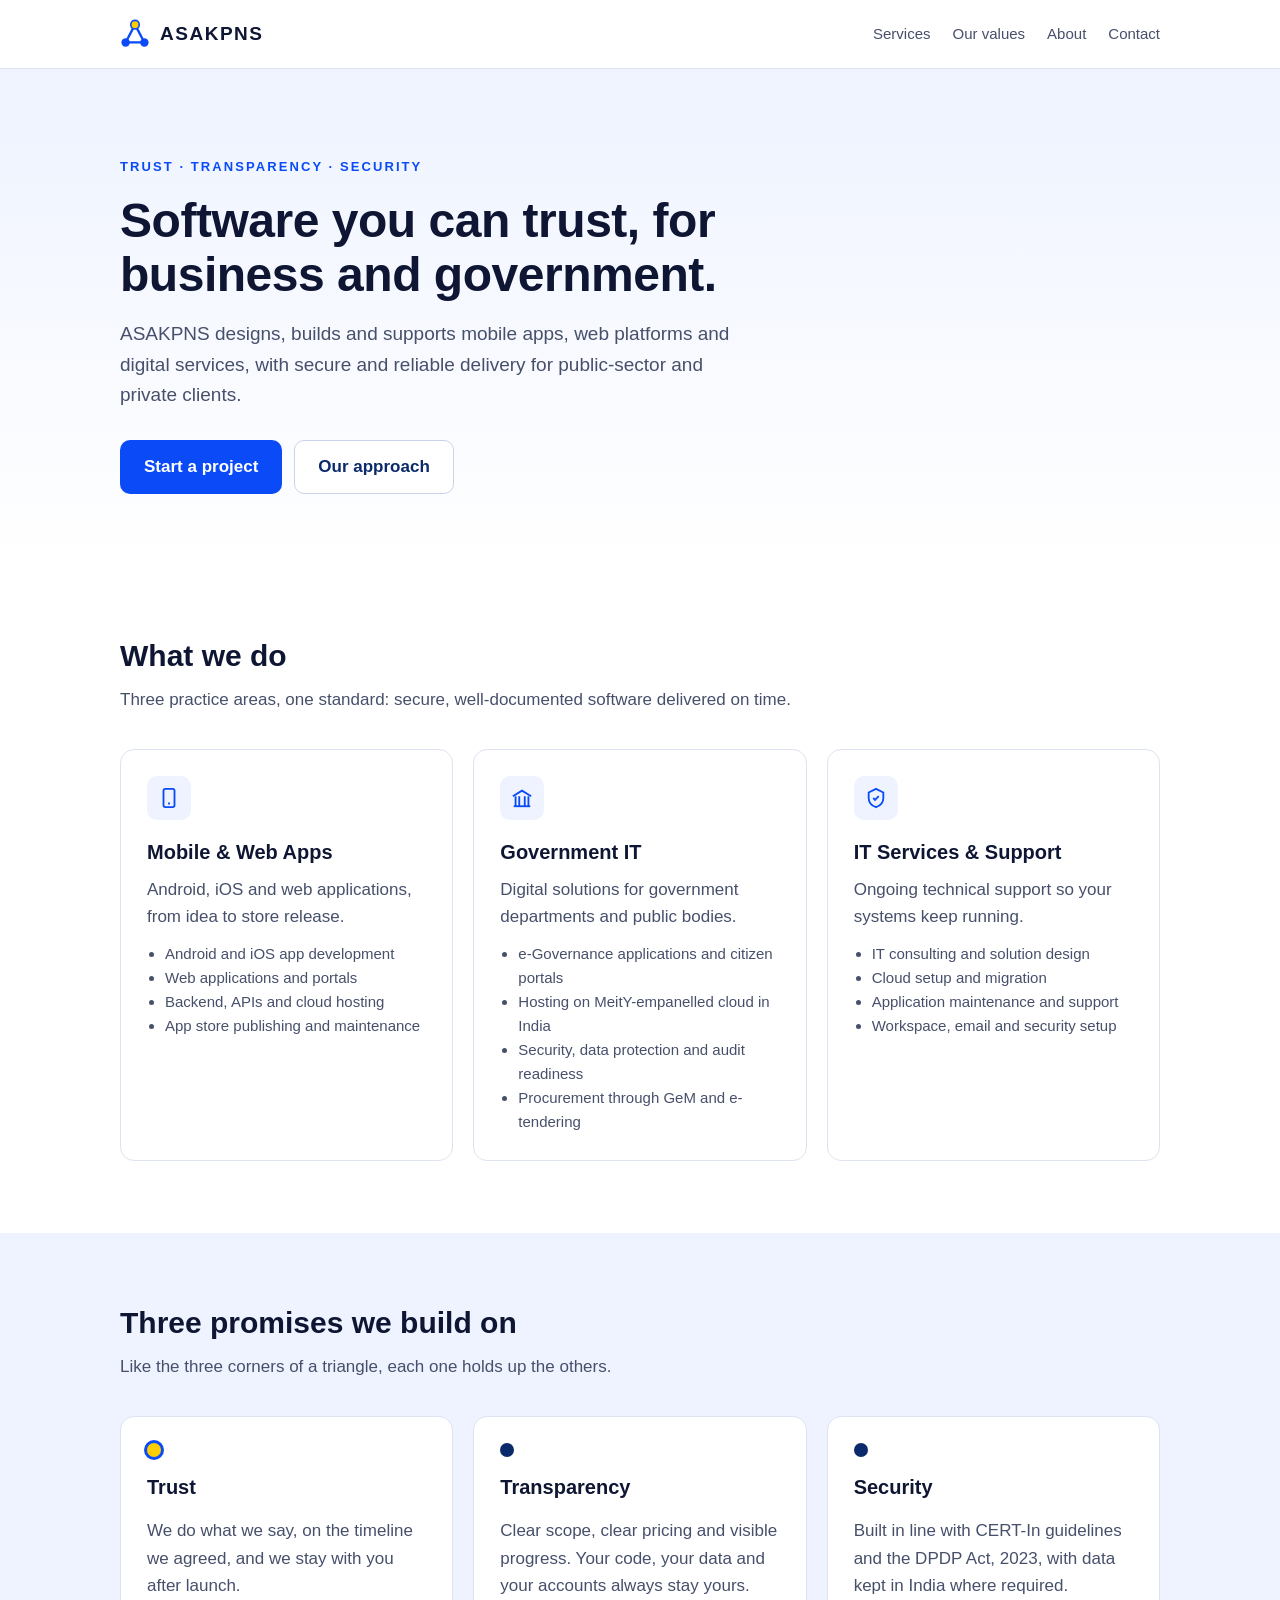
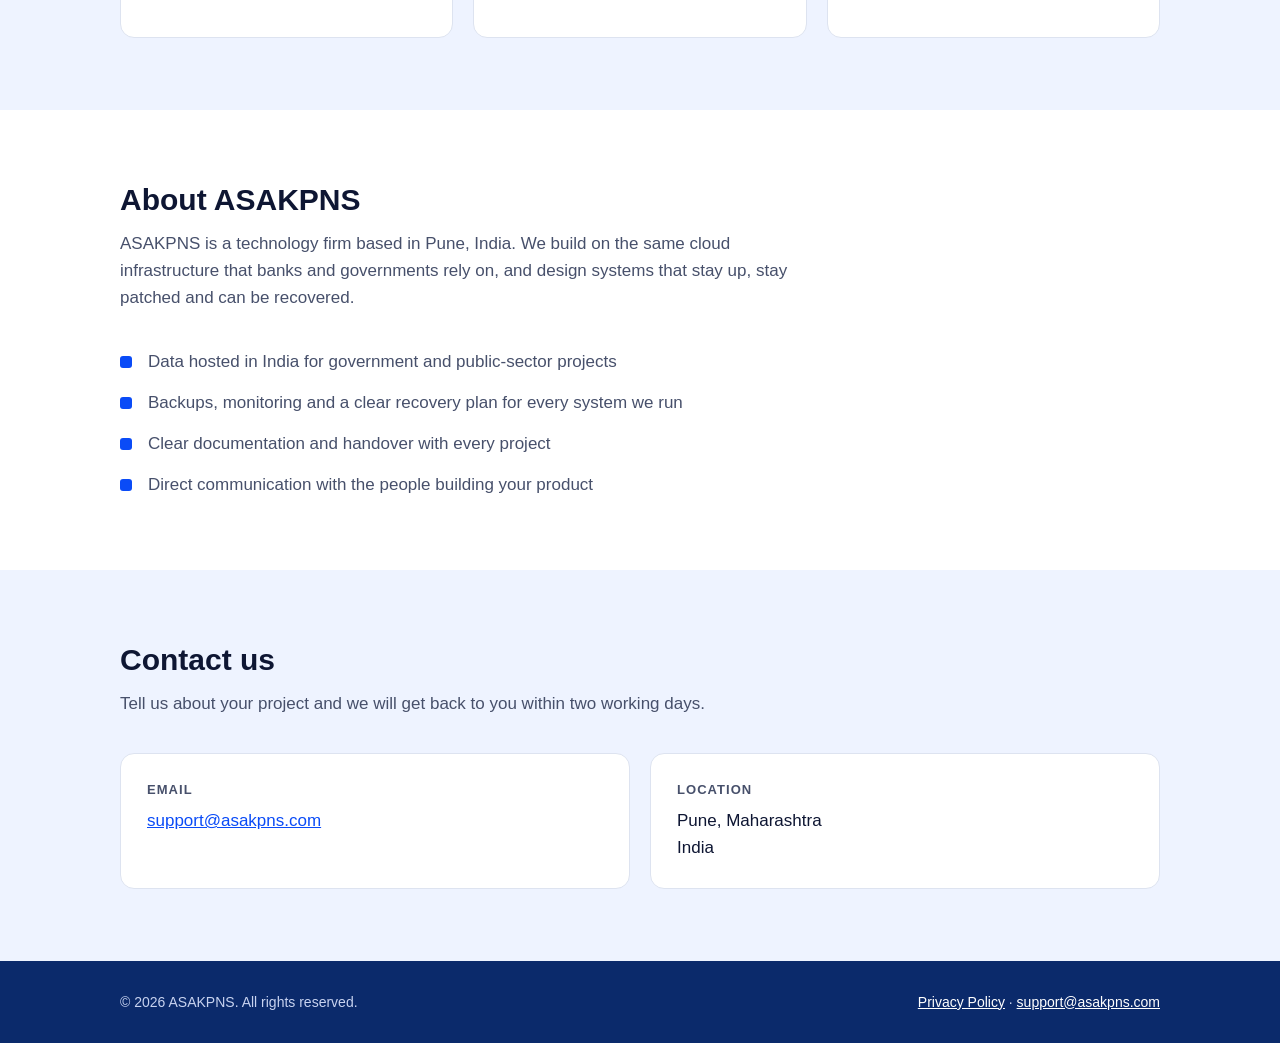
<file: index.html>
<!doctype html>
<html lang="en">
<head>
  <meta charset="utf-8">
  <meta name="viewport" content="width=device-width, initial-scale=1">
  <title>ASAKPNS | Software, Apps and Government IT Solutions</title>
  <meta name="description" content="ASAKPNS builds mobile and web applications, government IT solutions, and provides IT services and support, with trust, transparency and security. Based in Pune, India.">
  <link rel="canonical" href="https://asakpns.com/">
  <link rel="icon" href="favicon.svg" type="image/svg+xml">
  <meta name="theme-color" content="#0B2A6B">
  <link rel="stylesheet" href="styles.css">
</head>
<body>

<header class="site">
  <div class="wrap">
    <a class="brand" href="/" aria-label="ASAKPNS home">
      <svg viewBox="0 0 64 64" aria-hidden="true"><path d="M32 12 L12 50 L52 50 Z" fill="none" stroke="#0A4BF7" stroke-width="5" stroke-linejoin="round"/><circle cx="32" cy="12" r="9" fill="#FFCE00" stroke="#0A4BF7" stroke-width="3.5"/><circle cx="12" cy="50" r="9" fill="#0A4BF7"/><circle cx="52" cy="50" r="9" fill="#0A4BF7"/></svg>
      ASAKPNS
    </a>
    <nav class="main" aria-label="Main">
      <a href="#services">Services</a>
      <a href="#values">Our values</a>
      <a href="#about">About</a>
      <a href="#contact">Contact</a>
    </nav>
  </div>
</header>

<main>
  <section class="hero">
    <div class="wrap">
      <p class="eyebrow">Trust · Transparency · Security</p>
      <h1>Software you can trust, for business and government.</h1>
      <p class="lead-hero">ASAKPNS designs, builds and supports mobile apps, web platforms and digital services, with secure and reliable delivery for public-sector and private clients.</p>
      <div class="actions">
        <a class="btn" href="#contact">Start a project</a>
        <a class="btn secondary" href="#values">Our approach</a>
      </div>
    </div>
  </section>

  <section id="services">
    <div class="wrap">
      <h2>What we do</h2>
      <p class="lead">Three practice areas, one standard: secure, well-documented software delivered on time.</p>

      <div class="grid">
        <div class="card">
          <div class="icon" aria-hidden="true">
            <svg width="22" height="22" viewBox="0 0 24 24" fill="none" stroke="currentColor" stroke-width="2"><rect x="6" y="2" width="12" height="20" rx="2"/><path d="M11 18h2"/></svg>
          </div>
          <h3>Mobile &amp; Web Apps</h3>
          <p>Android, iOS and web applications, from idea to store release.</p>
          <ul>
            <li>Android and iOS app development</li>
            <li>Web applications and portals</li>
            <li>Backend, APIs and cloud hosting</li>
            <li>App store publishing and maintenance</li>
          </ul>
        </div>

        <div class="card">
          <div class="icon" aria-hidden="true">
            <svg width="22" height="22" viewBox="0 0 24 24" fill="none" stroke="currentColor" stroke-width="2"><path d="M3 21h18"/><path d="M5 21V10M9 21V10M15 21V10M19 21V10"/><path d="M2 10l10-6 10 6"/></svg>
          </div>
          <h3>Government IT</h3>
          <p>Digital solutions for government departments and public bodies.</p>
          <ul>
            <li>e-Governance applications and citizen portals</li>
            <li>Hosting on MeitY-empanelled cloud in India</li>
            <li>Security, data protection and audit readiness</li>
            <li>Procurement through GeM and e-tendering</li>
          </ul>
        </div>

        <div class="card">
          <div class="icon" aria-hidden="true">
            <svg width="22" height="22" viewBox="0 0 24 24" fill="none" stroke="currentColor" stroke-width="2"><path d="M12 2l8 4v6c0 5-3.5 8.5-8 10-4.5-1.5-8-5-8-10V6z"/><path d="M9 12l2 2 4-4"/></svg>
          </div>
          <h3>IT Services &amp; Support</h3>
          <p>Ongoing technical support so your systems keep running.</p>
          <ul>
            <li>IT consulting and solution design</li>
            <li>Cloud setup and migration</li>
            <li>Application maintenance and support</li>
            <li>Workspace, email and security setup</li>
          </ul>
        </div>
      </div>
    </div>
  </section>

  <section id="values" class="alt values">
    <div class="wrap">
      <h2>Three promises we build on</h2>
      <p class="lead">Like the three corners of a triangle, each one holds up the others.</p>
      <div class="grid">
        <div class="card">
          <span class="dot trust" aria-hidden="true"></span>
          <h3>Trust</h3>
          <p>We do what we say, on the timeline we agreed, and we stay with you after launch.</p>
        </div>
        <div class="card">
          <span class="dot" aria-hidden="true"></span>
          <h3>Transparency</h3>
          <p>Clear scope, clear pricing and visible progress. Your code, your data and your accounts always stay yours.</p>
        </div>
        <div class="card">
          <span class="dot" aria-hidden="true"></span>
          <h3>Security</h3>
          <p>Built in line with CERT-In guidelines and the DPDP Act, 2023, with data kept in India where required.</p>
        </div>
      </div>
    </div>
  </section>

  <section id="about">
    <div class="wrap">
      <h2>About ASAKPNS</h2>
      <p class="lead">ASAKPNS is a technology firm based in Pune, India. We build on the same cloud infrastructure that banks and governments rely on, and design systems that stay up, stay patched and can be recovered.</p>
      <ul class="points">
        <li>Data hosted in India for government and public-sector projects</li>
        <li>Backups, monitoring and a clear recovery plan for every system we run</li>
        <li>Clear documentation and handover with every project</li>
        <li>Direct communication with the people building your product</li>
      </ul>
    </div>
  </section>

  <section id="contact" class="alt">
    <div class="wrap">
      <h2>Contact us</h2>
      <p class="lead">Tell us about your project and we will get back to you within two working days.</p>
      <div class="contact-grid">
        <div class="card">
          <div class="label">Email</div>
          <p><a href="mailto:support@asakpns.com">support@asakpns.com</a></p>
        </div>
        <div class="card">
          <div class="label">Location</div>
          <p>Pune, Maharashtra<br>India</p>
        </div>
      </div>
    </div>
  </section>
</main>

<footer class="site">
  <div class="wrap">
    <span>&copy; <span id="yr">2026</span> ASAKPNS. All rights reserved.</span>
    <span><a href="privacy.html">Privacy Policy</a> · <a href="mailto:support@asakpns.com">support@asakpns.com</a></span>
  </div>
</footer>

<script>document.getElementById('yr').textContent = new Date().getFullYear();</script>
</body>
</html>
</file>
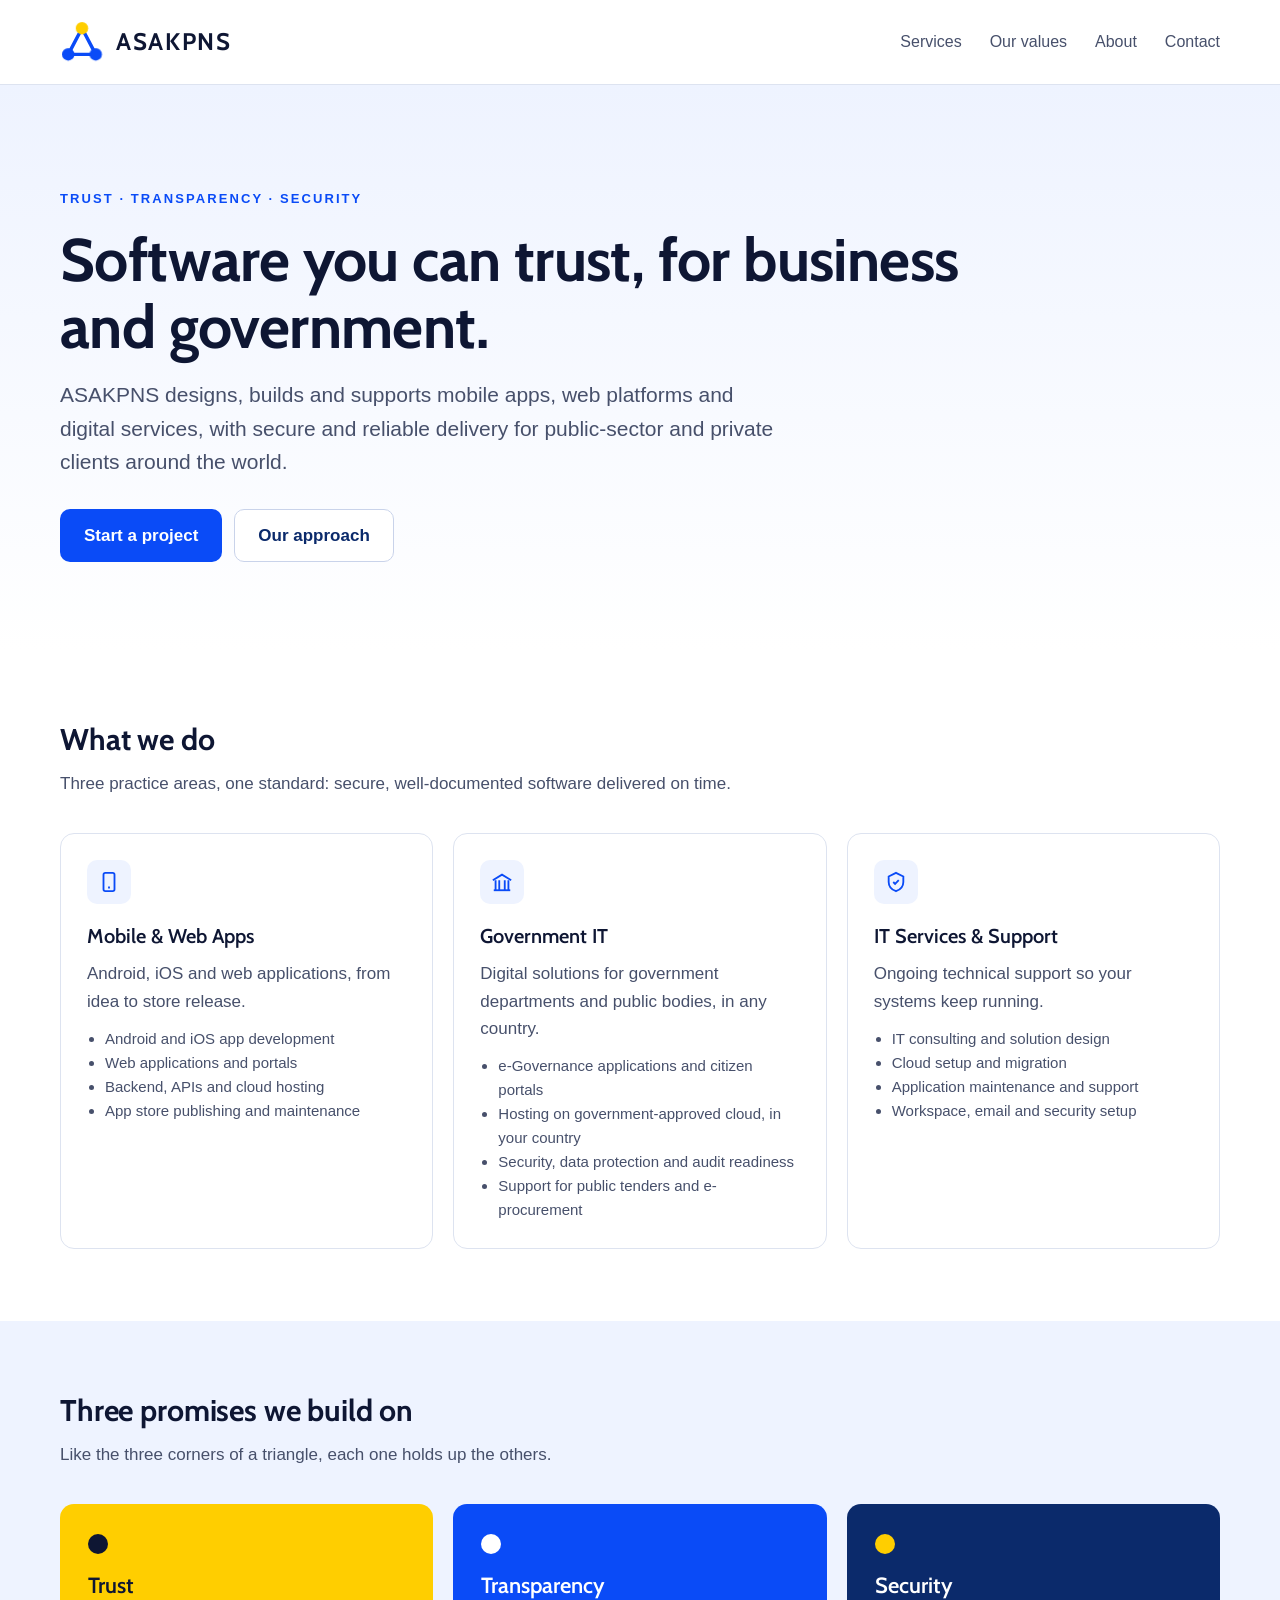
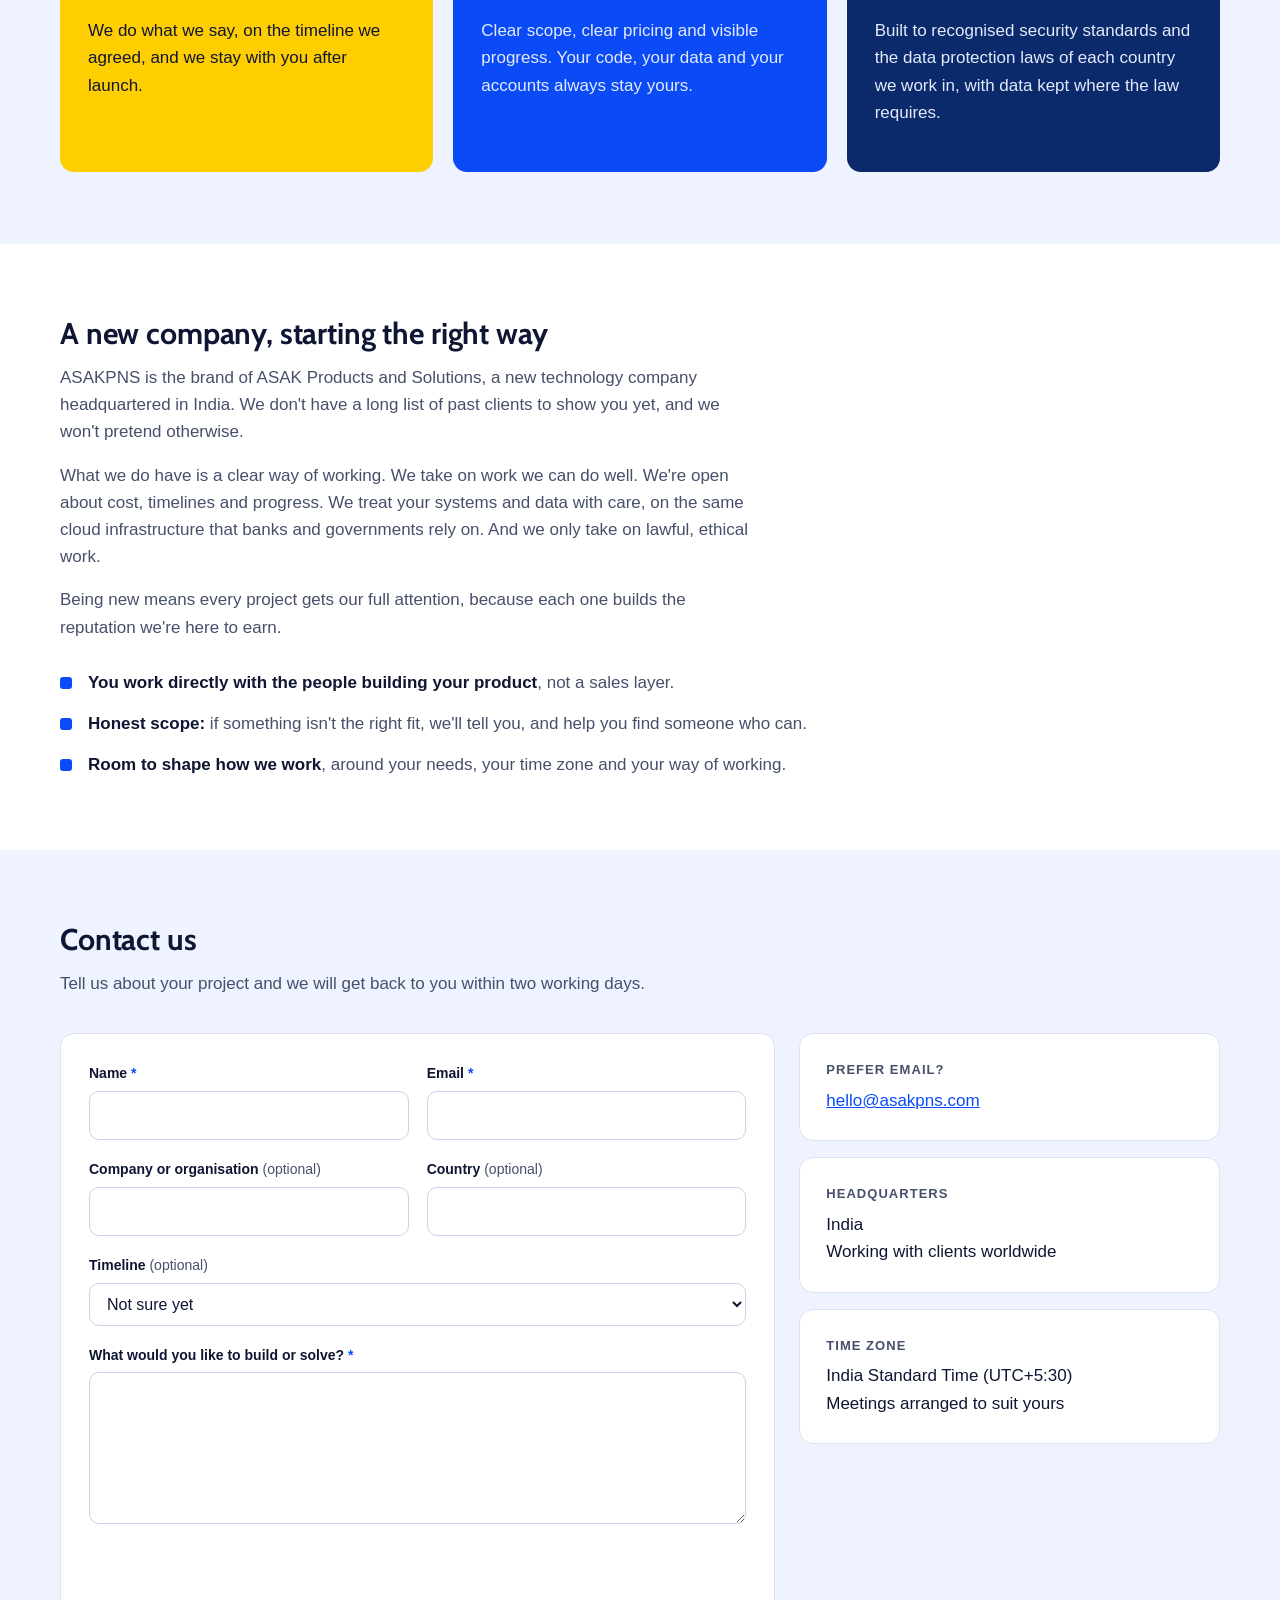
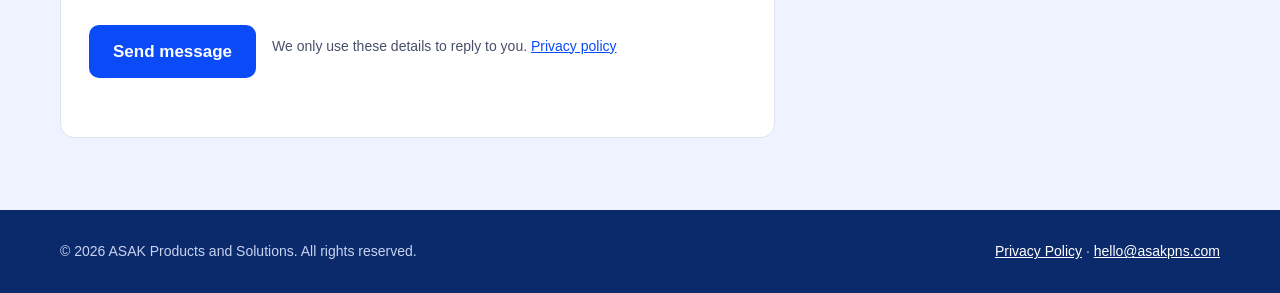
<file: public/index.html>
<!doctype html>
<html lang="en">
<head>
  <meta charset="utf-8">
  <meta name="viewport" content="width=device-width, initial-scale=1">
  <title>ASAKPNS | App Development &amp; Government IT Company in India</title>
  <meta name="description" content="ASAK Products and Solutions (ASAKPNS) is an IT company in India, building mobile and web apps, e-governance solutions and IT support for clients worldwide.">
  <link rel="canonical" href="https://asakpns.com/">
  <meta name="robots" content="index, follow, max-image-preview:large">
  <link rel="icon" href="/favicon.svg" type="image/svg+xml">
  <link rel="apple-touch-icon" href="/apple-touch-icon.png">

  <meta property="og:type" content="website">
  <meta property="og:site_name" content="ASAKPNS">
  <meta property="og:url" content="https://asakpns.com/">
  <meta property="og:title" content="ASAKPNS | Software you can trust, for business and government">
  <meta property="og:description" content="Mobile and web apps, e-governance solutions and IT services from ASAK Products and Solutions, India. Working with clients worldwide.">
  <meta property="og:image" content="https://asakpns.com/og-image.png">
  <meta property="og:image:width" content="1200">
  <meta property="og:image:height" content="630">
  <meta property="og:image:alt" content="ASAKPNS logo with the line: Software you can trust, for business and government.">
  <meta property="og:locale" content="en_IN">
  <meta name="twitter:card" content="summary_large_image">
  <meta name="twitter:title" content="ASAKPNS | Software you can trust, for business and government">
  <meta name="twitter:description" content="Mobile and web apps, e-governance solutions and IT services from India, for clients worldwide.">
  <meta name="twitter:image" content="https://asakpns.com/og-image.png">

  <script type="application/ld+json">
  {
    "@context": "https://schema.org",
    "@graph": [
      {
        "@type": "Organization",
        "@id": "https://asakpns.com/#organization",
        "name": "ASAKPNS",
        "legalName": "ASAK Products and Solutions",
        "alternateName": ["ASAK Products and Solutions", "ASAK PNS"],
        "url": "https://asakpns.com/",
        "logo": "https://asakpns.com/logo-512.png",
        "image": "https://asakpns.com/og-image.png",
        "email": "hello@asakpns.com",
        "description": "IT company building mobile and web apps, e-governance solutions and IT services for business and government clients worldwide.",
        "address": {
          "@type": "PostalAddress",
          "addressCountry": "IN"
        },
        "areaServed": "Worldwide",
        "contactPoint": {
          "@type": "ContactPoint",
          "contactType": "sales",
          "email": "hello@asakpns.com",
          "availableLanguage": ["English"]
        },
        "knowsAbout": ["Android app development", "iOS app development", "Web application development", "e-Governance", "Government IT", "Cloud migration", "IT support"],
        "hasOfferCatalog": {
          "@type": "OfferCatalog",
          "name": "IT services",
          "itemListElement": [
            {"@type": "Offer", "itemOffered": {"@type": "Service", "name": "Mobile and web app development", "description": "Android, iOS and web applications, backend APIs, cloud hosting and app store publishing."}},
            {"@type": "Offer", "itemOffered": {"@type": "Service", "name": "Government IT and e-governance", "description": "Citizen portals and e-governance applications on government-approved cloud, with security and audit readiness."}},
            {"@type": "Offer", "itemOffered": {"@type": "Service", "name": "IT services and support", "description": "IT consulting, cloud setup and migration, application maintenance, workspace and email setup."}}
          ]
        }
      },
      {
        "@type": "WebSite",
        "@id": "https://asakpns.com/#website",
        "url": "https://asakpns.com/",
        "name": "ASAKPNS",
        "alternateName": "ASAK Products and Solutions",
        "publisher": {"@id": "https://asakpns.com/#organization"},
        "inLanguage": "en"
      }
    ]
  }
  </script>
  <meta name="theme-color" content="#0B2A6B">
  <script>document.documentElement.classList.add('js');</script>
  <link rel="preconnect" href="https://fonts.googleapis.com">
  <link rel="preconnect" href="https://fonts.gstatic.com" crossorigin>
  <link href="https://fonts.googleapis.com/css2?family=Cabin:wght@500;600;700&display=swap" rel="stylesheet">
  <link rel="stylesheet" href="styles.css">
</head>
<body>

<header class="site">
  <div class="wrap">
    <a class="brand" href="/" aria-label="ASAKPNS home">
      <svg class="logo-mark" viewBox="0 0 64 64" aria-hidden="true"><path class="seg seg-l" pathLength="1" d="M12 50 L32 12" fill="none" stroke="#0A4BF7" stroke-width="5" stroke-linecap="round"/><path class="seg seg-r" pathLength="1" d="M52 50 L32 12" fill="none" stroke="#0A4BF7" stroke-width="5" stroke-linecap="round"/><path class="seg seg-b" pathLength="1" d="M12 50 L52 50" fill="none" stroke="#0A4BF7" stroke-width="5" stroke-linecap="round"/><circle class="node n1" cx="32" cy="12" r="9" fill="#FFCE00"/><circle class="node n2" cx="12" cy="50" r="9" fill="#0A4BF7"/><circle class="node n3" cx="52" cy="50" r="9" fill="#0A4BF7"/></svg>
      <span class="brand-name" aria-hidden="true">ASAKPNS</span>
    </a>
    <button class="menu-toggle" type="button" aria-label="Open menu" aria-expanded="false" aria-controls="site-nav">
      <span></span><span></span><span></span>
    </button>
    <nav class="main" id="site-nav" aria-label="Main">
      <a href="#services">Services</a>
      <a href="#values">Our values</a>
      <a href="#about">About</a>
      <a href="#contact">Contact</a>
    </nav>
  </div>
</header>

<main>
  <section class="hero">
    <div class="wrap">
      <p class="eyebrow intro i1">Trust · Transparency · Security</p>
      <h1 class="intro i2">Software you can trust, for business and government.</h1>
      <p class="lead-hero intro i3">ASAKPNS designs, builds and supports mobile apps, web platforms and digital services, with secure and reliable delivery for public-sector and private clients around the world.</p>
      <div class="actions intro i4">
        <a class="btn" href="#contact">Start a project</a>
        <a class="btn secondary" href="#values">Our approach</a>
      </div>
    </div>
  </section>

  <section id="services">
    <div class="wrap">
      <h2 class="reveal">What we do</h2>
      <p class="lead reveal">Three practice areas, one standard: secure, well-documented software delivered on time.</p>

      <div class="grid">
        <div class="card reveal">
          <div class="icon" aria-hidden="true">
            <svg width="22" height="22" viewBox="0 0 24 24" fill="none" stroke="currentColor" stroke-width="2"><rect x="6" y="2" width="12" height="20" rx="2"/><path d="M11 18h2"/></svg>
          </div>
          <h3>Mobile &amp; Web Apps</h3>
          <p>Android, iOS and web applications, from idea to store release.</p>
          <ul>
            <li>Android and iOS app development</li>
            <li>Web applications and portals</li>
            <li>Backend, APIs and cloud hosting</li>
            <li>App store publishing and maintenance</li>
          </ul>
        </div>

        <div class="card reveal">
          <div class="icon" aria-hidden="true">
            <svg width="22" height="22" viewBox="0 0 24 24" fill="none" stroke="currentColor" stroke-width="2"><path d="M3 21h18"/><path d="M5 21V10M9 21V10M15 21V10M19 21V10"/><path d="M2 10l10-6 10 6"/></svg>
          </div>
          <h3>Government IT</h3>
          <p>Digital solutions for government departments and public bodies, in any country.</p>
          <ul>
            <li>e-Governance applications and citizen portals</li>
            <li>Hosting on government-approved cloud, in your country</li>
            <li>Security, data protection and audit readiness</li>
            <li>Support for public tenders and e-procurement</li>
          </ul>
        </div>

        <div class="card reveal">
          <div class="icon" aria-hidden="true">
            <svg width="22" height="22" viewBox="0 0 24 24" fill="none" stroke="currentColor" stroke-width="2"><path d="M12 2l8 4v6c0 5-3.5 8.5-8 10-4.5-1.5-8-5-8-10V6z"/><path d="M9 12l2 2 4-4"/></svg>
          </div>
          <h3>IT Services &amp; Support</h3>
          <p>Ongoing technical support so your systems keep running.</p>
          <ul>
            <li>IT consulting and solution design</li>
            <li>Cloud setup and migration</li>
            <li>Application maintenance and support</li>
            <li>Workspace, email and security setup</li>
          </ul>
        </div>
      </div>
    </div>
  </section>

  <section id="values" class="alt values">
    <div class="wrap">
      <h2 class="reveal">Three promises we build on</h2>
      <p class="lead reveal">Like the three corners of a triangle, each one holds up the others.</p>
      <div class="grid">
        <div class="card reveal value trust">
          <span class="dot trust" aria-hidden="true"></span>
          <h3>Trust</h3>
          <p>We do what we say, on the timeline we agreed, and we stay with you after launch.</p>
        </div>
        <div class="card reveal value transparency">
          <span class="dot transparency" aria-hidden="true"></span>
          <h3>Transparency</h3>
          <p>Clear scope, clear pricing and visible progress. Your code, your data and your accounts always stay yours.</p>
        </div>
        <div class="card reveal value security">
          <span class="dot security" aria-hidden="true"></span>
          <h3>Security</h3>
          <p>Built to recognised security standards and the data protection laws of each country we work in, with data kept where the law requires.</p>
        </div>
      </div>
    </div>
  </section>

  <section id="about" class="story">
    <div class="wrap">
      <h2 class="reveal">A new company, starting the right way</h2>
      <p class="lead reveal">ASAKPNS is the brand of ASAK Products and Solutions, a new technology company headquartered in India. We don't have a long list of past clients to show you yet, and we won't pretend otherwise.</p>
      <p class="lead reveal">What we do have is a clear way of working. We take on work we can do well. We're open about cost, timelines and progress. We treat your systems and data with care, on the same cloud infrastructure that banks and governments rely on. And we only take on lawful, ethical work.</p>
      <p class="lead reveal">Being new means every project gets our full attention, because each one builds the reputation we're here to earn.</p>
      <ul class="points reveal">
        <li><strong>You work directly with the people building your product</strong>, not a sales layer.</li>
        <li><strong>Honest scope:</strong> if something isn't the right fit, we'll tell you, and help you find someone who can.</li>
        <li><strong>Room to shape how we work</strong>, around your needs, your time zone and your way of working.</li>
      </ul>
    </div>
  </section>

  <section id="contact" class="alt">
    <div class="wrap">
      <h2 class="reveal">Contact us</h2>
      <p class="lead reveal">Tell us about your project and we will get back to you within two working days.</p>
      <div class="contact-layout">
        <form class="card contact-form reveal" id="contact-form" novalidate>
          <div class="form-row">
            <div class="field">
              <label for="cf-name">Name <span class="req" aria-hidden="true">*</span></label>
              <input id="cf-name" name="name" type="text" autocomplete="name" maxlength="100" required>
            </div>
            <div class="field">
              <label for="cf-email">Email <span class="req" aria-hidden="true">*</span></label>
              <input id="cf-email" name="email" type="email" autocomplete="email" maxlength="254" required>
            </div>
          </div>
          <div class="form-row">
            <div class="field">
              <label for="cf-company">Company or organisation <span class="opt">(optional)</span></label>
              <input id="cf-company" name="company" type="text" autocomplete="organization" maxlength="120">
            </div>
            <div class="field">
              <label for="cf-country">Country <span class="opt">(optional)</span></label>
              <input id="cf-country" name="country" type="text" autocomplete="country-name" maxlength="100">
            </div>
          </div>
          <div class="field">
            <label for="cf-timeline">Timeline <span class="opt">(optional)</span></label>
            <select id="cf-timeline" name="timeline">
              <option value="">Not sure yet</option>
              <option>As soon as possible</option>
              <option>Within 3 months</option>
              <option>In 3 to 6 months</option>
              <option>Later than 6 months</option>
            </select>
          </div>
          <div class="field">
            <label for="cf-message">What would you like to build or solve? <span class="req" aria-hidden="true">*</span></label>
            <textarea id="cf-message" name="message" rows="5" maxlength="5000" required></textarea>
          </div>
          <div class="hp" aria-hidden="true">
            <label for="cf-website">Leave this field empty</label>
            <input id="cf-website" name="website" type="text" tabindex="-1" autocomplete="off">
          </div>
          <div id="cf-turnstile" class="turnstile"></div>
          <div class="form-foot">
            <button class="btn" type="submit" id="cf-submit">Send message</button>
            <p class="form-note">We only use these details to reply to you. <a href="privacy.html">Privacy policy</a></p>
          </div>
          <p class="form-status" id="cf-status" role="status" aria-live="polite"></p>
        </form>
        <div class="contact-side">
          <div class="card reveal">
            <div class="label">Prefer email?</div>
            <p><a href="mailto:hello@asakpns.com">hello@asakpns.com</a></p>
          </div>
          <div class="card reveal">
            <div class="label">Headquarters</div>
            <p>India<br>Working with clients worldwide</p>
          </div>
          <div class="card reveal">
            <div class="label">Time zone</div>
            <p>India Standard Time (UTC+5:30)<br>Meetings arranged to suit yours</p>
          </div>
        </div>
      </div>
    </div>
  </section>
</main>

<footer class="site">
  <div class="wrap">
    <span>&copy; <span id="yr">2026</span> ASAK Products and Solutions. All rights reserved.</span>
    <span><a href="privacy.html">Privacy Policy</a> · <a href="mailto:hello@asakpns.com">hello@asakpns.com</a></span>
  </div>
</footer>

<script>
document.getElementById('yr').textContent = new Date().getFullYear();
(function () {
  var items = document.querySelectorAll('.reveal');
  if (!('IntersectionObserver' in window) || window.matchMedia('(prefers-reduced-motion: reduce)').matches) {
    items.forEach(function (el) { el.classList.add('in'); });
    return;
  }
  document.querySelectorAll('.grid, .contact-grid').forEach(function (g) {
    Array.prototype.forEach.call(g.children, function (c, i) { c.style.transitionDelay = (i * 0.1) + 's'; });
  });
  var io = new IntersectionObserver(function (entries) {
    entries.forEach(function (e) {
      if (e.isIntersecting) {
        var t = e.target; t.classList.add('in'); io.unobserve(t);
        setTimeout(function () { t.style.transitionDelay = ''; }, 1200);
      }
    });
  }, { threshold: 0.12, rootMargin: '0px 0px -40px 0px' });
  items.forEach(function (el) { io.observe(el); });
})();
</script>
<script>
(function () {
  var header = document.querySelector('header.site');
  var btn = document.querySelector('.menu-toggle');
  if (!header || !btn) return;
  function setOpen(open) {
    header.classList.toggle('open', open);
    btn.setAttribute('aria-expanded', open ? 'true' : 'false');
    btn.setAttribute('aria-label', open ? 'Close menu' : 'Open menu');
  }
  btn.addEventListener('click', function () { setOpen(!header.classList.contains('open')); });
  document.querySelectorAll('#site-nav a').forEach(function (a) {
    a.addEventListener('click', function () { setOpen(false); });
  });
  document.addEventListener('keydown', function (e) { if (e.key === 'Escape') setOpen(false); });
})();
</script>
<script>
(function () {
  var form = document.getElementById('contact-form');
  if (!form) return;
  var statusEl = document.getElementById('cf-status');
  var button = document.getElementById('cf-submit');
  var widgetId = null;

  window.onTurnstileLoad = function () {
    widgetId = window.turnstile.render('#cf-turnstile', {
      sitekey: '0x4AAAAAAGUT5JNBjMDSk1zp',
      action: 'contact',
      theme: 'light'
    });
  };

  function setStatus(text, kind) {
    statusEl.textContent = text;
    statusEl.className = 'form-status' + (kind ? ' ' + kind : '');
  }

  form.addEventListener('submit', function (e) {
    e.preventDefault();
    if (!form.checkValidity()) {
      form.reportValidity();
      return;
    }
    var token = window.turnstile && widgetId !== null ? window.turnstile.getResponse(widgetId) : '';
    if (!token) {
      setStatus('Please wait a moment while we check you are human, then try again.', 'error');
      return;
    }
    button.disabled = true;
    button.textContent = 'Sending...';
    setStatus('', '');
    fetch('/api/contact', { method: 'POST', body: new FormData(form), headers: { 'Accept': 'application/json' } })
      .then(function (r) { return r.json().catch(function () { return { ok: false }; }); })
      .then(function (res) {
        if (res && res.ok) {
          form.reset();
          form.classList.add('sent');
          setStatus('Thank you. Your message has reached us, and we will reply within two working days.', 'success');
          button.textContent = 'Message sent';
          return;
        }
        setStatus((res && res.error) || 'Sorry, something went wrong. Please email hello@asakpns.com instead.', 'error');
        button.disabled = false;
        button.textContent = 'Send message';
        if (window.turnstile && widgetId !== null) window.turnstile.reset(widgetId);
      })
      .catch(function () {
        setStatus('Sorry, your message could not be sent. Please check your connection or email hello@asakpns.com.', 'error');
        button.disabled = false;
        button.textContent = 'Send message';
        if (window.turnstile && widgetId !== null) window.turnstile.reset(widgetId);
      });
  });
})();
</script>
<script src="https://challenges.cloudflare.com/turnstile/v0/api.js?render=explicit&amp;onload=onTurnstileLoad" async defer></script>
</body>
</html>
</file>
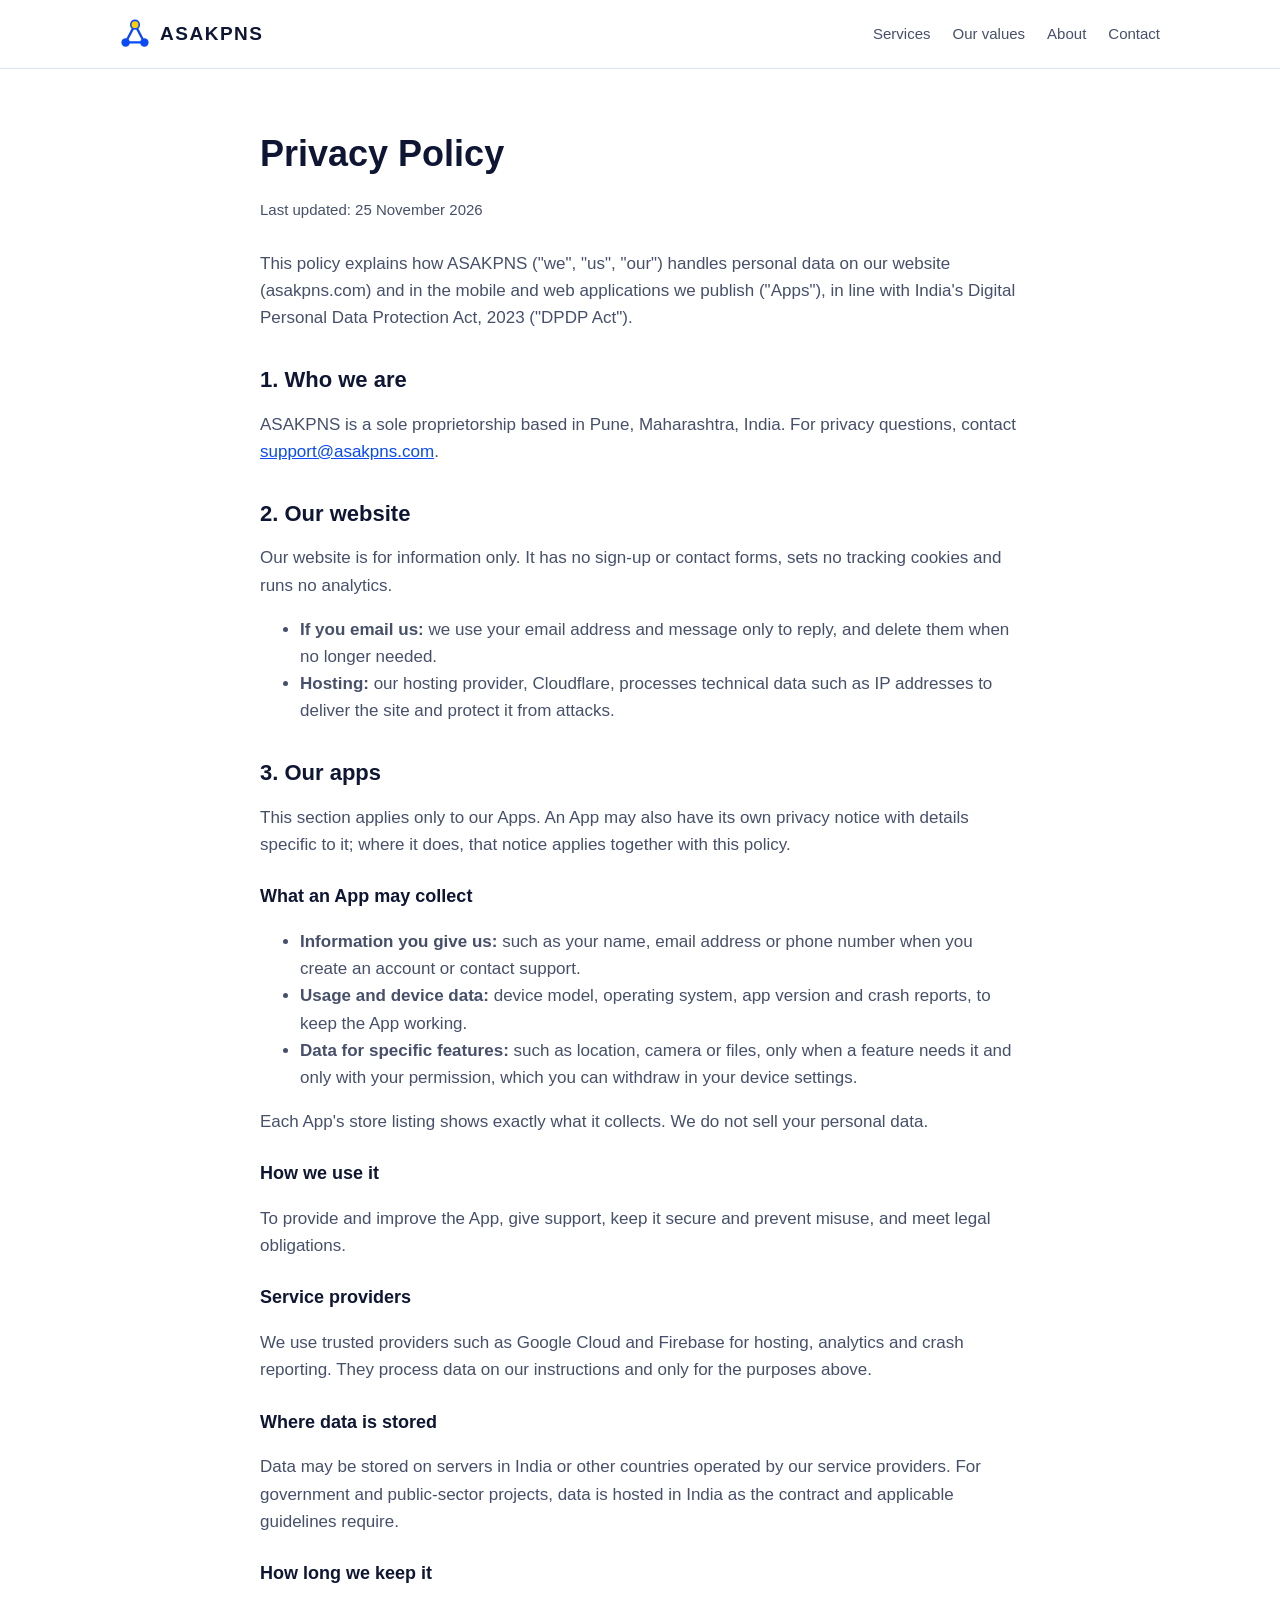
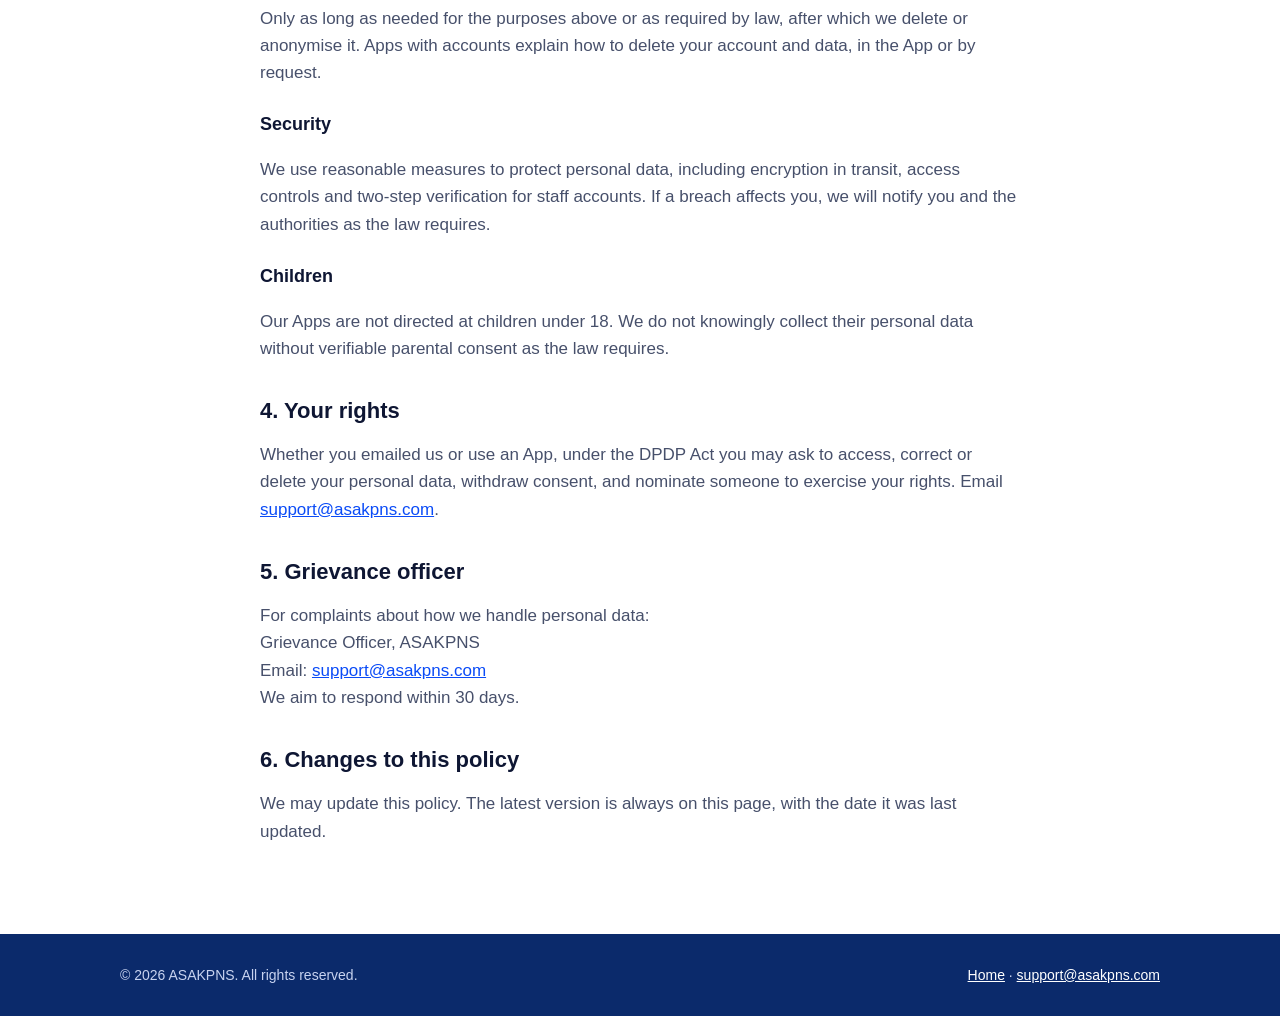
<file: privacy.html>
<!doctype html>
<html lang="en">
<head>
  <meta charset="utf-8">
  <meta name="viewport" content="width=device-width, initial-scale=1">
  <title>Privacy Policy | ASAKPNS</title>
  <meta name="description" content="Privacy policy for the ASAKPNS website and the mobile and web applications published by ASAKPNS.">
  <link rel="canonical" href="https://asakpns.com/privacy.html">
  <link rel="icon" href="favicon.svg" type="image/svg+xml">
  <meta name="theme-color" content="#0B2A6B">
  <link rel="stylesheet" href="styles.css">
</head>
<body>

<header class="site">
  <div class="wrap">
    <a class="brand" href="/" aria-label="ASAKPNS home">
      <svg viewBox="0 0 64 64" aria-hidden="true"><path d="M32 12 L12 50 L52 50 Z" fill="none" stroke="#0A4BF7" stroke-width="5" stroke-linejoin="round"/><circle cx="32" cy="12" r="9" fill="#FFCE00" stroke="#0A4BF7" stroke-width="3.5"/><circle cx="12" cy="50" r="9" fill="#0A4BF7"/><circle cx="52" cy="50" r="9" fill="#0A4BF7"/></svg>
      ASAKPNS
    </a>
    <nav class="main" aria-label="Main">
      <a href="/#services">Services</a>
      <a href="/#values">Our values</a>
      <a href="/#about">About</a>
      <a href="/#contact">Contact</a>
    </nav>
  </div>
</header>

<main class="legal">
  <div class="wrap">
    <h1>Privacy Policy</h1>
    <p class="updated">Last updated: 25 November 2026</p>

    <p>This policy explains how ASAKPNS ("we", "us", "our") handles personal data on our website (asakpns.com) and in the mobile and web applications we publish ("Apps"), in line with India's Digital Personal Data Protection Act, 2023 ("DPDP Act").</p>

    <h2>1. Who we are</h2>
    <p>ASAKPNS is a sole proprietorship based in Pune, Maharashtra, India. For privacy questions, contact <a href="mailto:support@asakpns.com">support@asakpns.com</a>.</p>

    <h2>2. Our website</h2>
    <p>Our website is for information only. It has no sign-up or contact forms, sets no tracking cookies and runs no analytics.</p>
    <ul>
      <li><strong>If you email us:</strong> we use your email address and message only to reply, and delete them when no longer needed.</li>
      <li><strong>Hosting:</strong> our hosting provider, Cloudflare, processes technical data such as IP addresses to deliver the site and protect it from attacks.</li>
    </ul>

    <h2>3. Our apps</h2>
    <p>This section applies only to our Apps. An App may also have its own privacy notice with details specific to it; where it does, that notice applies together with this policy.</p>

    <h3>What an App may collect</h3>
    <ul>
      <li><strong>Information you give us:</strong> such as your name, email address or phone number when you create an account or contact support.</li>
      <li><strong>Usage and device data:</strong> device model, operating system, app version and crash reports, to keep the App working.</li>
      <li><strong>Data for specific features:</strong> such as location, camera or files, only when a feature needs it and only with your permission, which you can withdraw in your device settings.</li>
    </ul>
    <p>Each App's store listing shows exactly what it collects. We do not sell your personal data.</p>

    <h3>How we use it</h3>
    <p>To provide and improve the App, give support, keep it secure and prevent misuse, and meet legal obligations.</p>

    <h3>Service providers</h3>
    <p>We use trusted providers such as Google Cloud and Firebase for hosting, analytics and crash reporting. They process data on our instructions and only for the purposes above.</p>

    <h3>Where data is stored</h3>
    <p>Data may be stored on servers in India or other countries operated by our service providers. For government and public-sector projects, data is hosted in India as the contract and applicable guidelines require.</p>

    <h3>How long we keep it</h3>
    <p>Only as long as needed for the purposes above or as required by law, after which we delete or anonymise it. Apps with accounts explain how to delete your account and data, in the App or by request.</p>

    <h3>Security</h3>
    <p>We use reasonable measures to protect personal data, including encryption in transit, access controls and two-step verification for staff accounts. If a breach affects you, we will notify you and the authorities as the law requires.</p>

    <h3>Children</h3>
    <p>Our Apps are not directed at children under 18. We do not knowingly collect their personal data without verifiable parental consent as the law requires.</p>

    <h2>4. Your rights</h2>
    <p>Whether you emailed us or use an App, under the DPDP Act you may ask to access, correct or delete your personal data, withdraw consent, and nominate someone to exercise your rights. Email <a href="mailto:support@asakpns.com">support@asakpns.com</a>.</p>

    <h2>5. Grievance officer</h2>
    <p>For complaints about how we handle personal data:<br>
    Grievance Officer, ASAKPNS<br>
    Email: <a href="mailto:support@asakpns.com">support@asakpns.com</a><br>
    We aim to respond within 30 days.</p>

    <h2>6. Changes to this policy</h2>
    <p>We may update this policy. The latest version is always on this page, with the date it was last updated.</p>
  </div>
</main>

<footer class="site">
  <div class="wrap">
    <span>&copy; 2026 ASAKPNS. All rights reserved.</span>
    <span><a href="/">Home</a> · <a href="mailto:support@asakpns.com">support@asakpns.com</a></span>
  </div>
</footer>

</body>
</html>
</file>
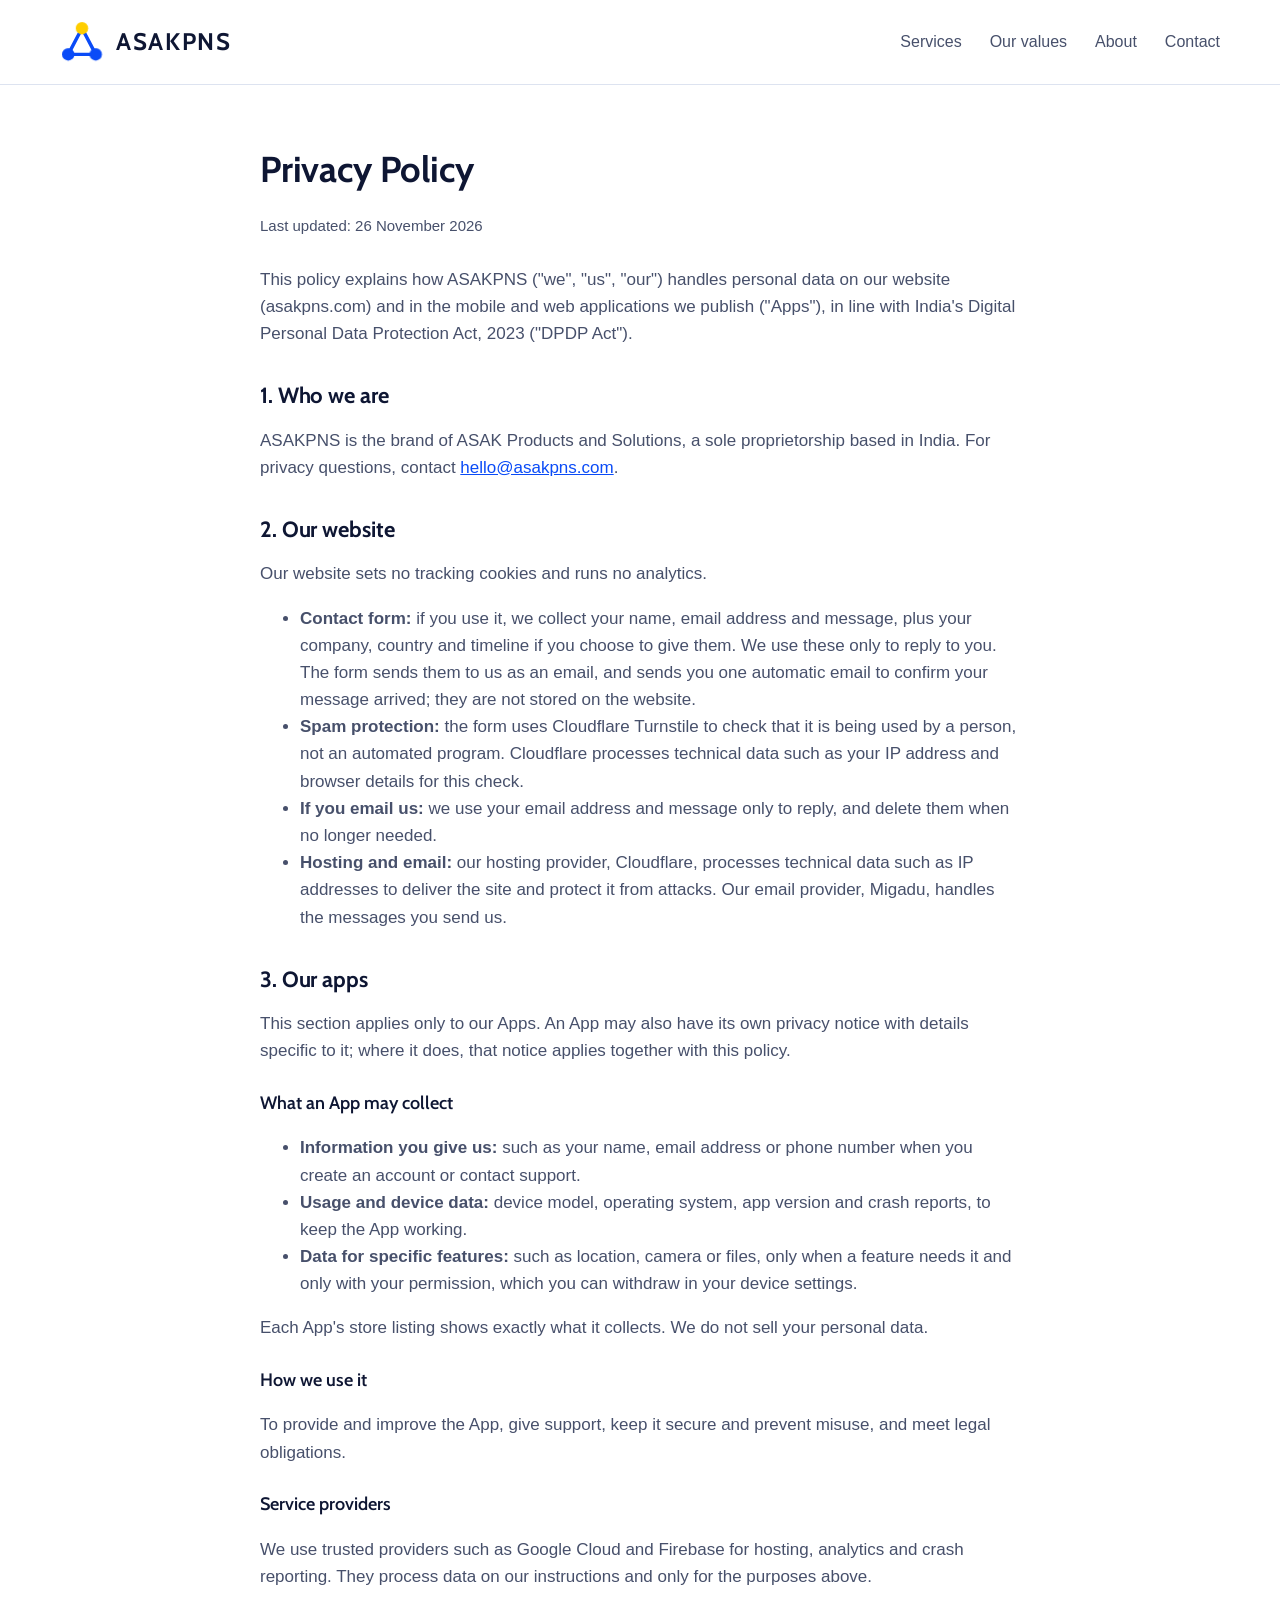
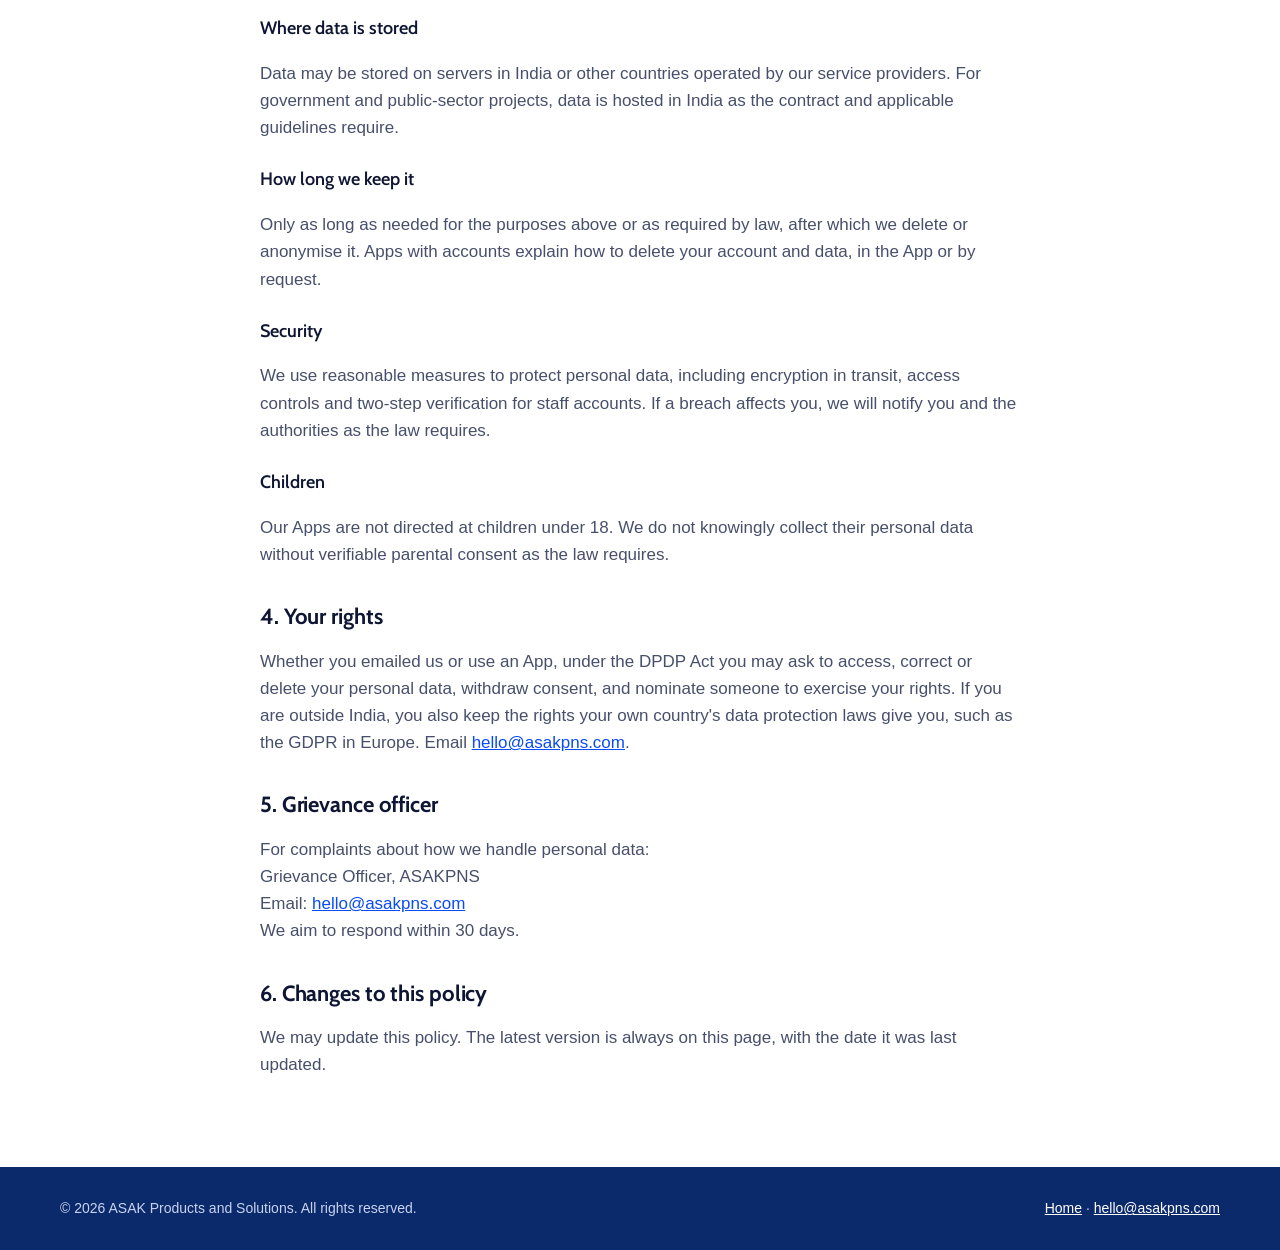
<file: public/privacy.html>
<!doctype html>
<html lang="en">
<head>
  <meta charset="utf-8">
  <meta name="viewport" content="width=device-width, initial-scale=1">
  <title>Privacy Policy | ASAKPNS</title>
  <meta name="description" content="Privacy policy for the ASAKPNS website and the mobile and web apps published by ASAK Products and Solutions, India.">
  <link rel="canonical" href="https://asakpns.com/privacy.html">
  <link rel="icon" href="/favicon.svg" type="image/svg+xml">
  <link rel="apple-touch-icon" href="/apple-touch-icon.png">
  <meta property="og:type" content="website">
  <meta property="og:site_name" content="ASAKPNS">
  <meta property="og:url" content="https://asakpns.com/privacy.html">
  <meta property="og:title" content="Privacy Policy | ASAKPNS">
  <meta property="og:description" content="Privacy policy for the ASAKPNS website and the apps published by ASAK Products and Solutions.">
  <meta property="og:image" content="https://asakpns.com/og-image.png">
  <meta name="twitter:card" content="summary_large_image">
  <meta name="theme-color" content="#0B2A6B">
  <link rel="preconnect" href="https://fonts.googleapis.com">
  <link rel="preconnect" href="https://fonts.gstatic.com" crossorigin>
  <link href="https://fonts.googleapis.com/css2?family=Cabin:wght@500;600;700&display=swap" rel="stylesheet">
  <link rel="stylesheet" href="styles.css">
</head>
<body>

<header class="site">
  <div class="wrap">
    <a class="brand" href="/" aria-label="ASAKPNS home">
      <svg class="logo-mark" viewBox="0 0 64 64" aria-hidden="true"><path class="seg seg-l" pathLength="1" d="M12 50 L32 12" fill="none" stroke="#0A4BF7" stroke-width="5" stroke-linecap="round"/><path class="seg seg-r" pathLength="1" d="M52 50 L32 12" fill="none" stroke="#0A4BF7" stroke-width="5" stroke-linecap="round"/><path class="seg seg-b" pathLength="1" d="M12 50 L52 50" fill="none" stroke="#0A4BF7" stroke-width="5" stroke-linecap="round"/><circle class="node n1" cx="32" cy="12" r="9" fill="#FFCE00"/><circle class="node n2" cx="12" cy="50" r="9" fill="#0A4BF7"/><circle class="node n3" cx="52" cy="50" r="9" fill="#0A4BF7"/></svg>
      <span class="brand-name" aria-hidden="true">ASAKPNS</span>
    </a>
    <button class="menu-toggle" type="button" aria-label="Open menu" aria-expanded="false" aria-controls="site-nav">
      <span></span><span></span><span></span>
    </button>
    <nav class="main" id="site-nav" aria-label="Main">
      <a href="/#services">Services</a>
      <a href="/#values">Our values</a>
      <a href="/#about">About</a>
      <a href="/#contact">Contact</a>
    </nav>
  </div>
</header>

<main class="legal">
  <div class="wrap">
    <h1>Privacy Policy</h1>
    <p class="updated">Last updated: 26 November 2026</p>

    <p>This policy explains how ASAKPNS ("we", "us", "our") handles personal data on our website (asakpns.com) and in the mobile and web applications we publish ("Apps"), in line with India's Digital Personal Data Protection Act, 2023 ("DPDP Act").</p>

    <h2>1. Who we are</h2>
    <p>ASAKPNS is the brand of ASAK Products and Solutions, a sole proprietorship based in India. For privacy questions, contact <a href="mailto:hello@asakpns.com">hello@asakpns.com</a>.</p>

    <h2>2. Our website</h2>
    <p>Our website sets no tracking cookies and runs no analytics.</p>
    <ul>
      <li><strong>Contact form:</strong> if you use it, we collect your name, email address and message, plus your company, country and timeline if you choose to give them. We use these only to reply to you. The form sends them to us as an email, and sends you one automatic email to confirm your message arrived; they are not stored on the website.</li>
      <li><strong>Spam protection:</strong> the form uses Cloudflare Turnstile to check that it is being used by a person, not an automated program. Cloudflare processes technical data such as your IP address and browser details for this check.</li>
      <li><strong>If you email us:</strong> we use your email address and message only to reply, and delete them when no longer needed.</li>
      <li><strong>Hosting and email:</strong> our hosting provider, Cloudflare, processes technical data such as IP addresses to deliver the site and protect it from attacks. Our email provider, Migadu, handles the messages you send us.</li>
    </ul>

    <h2>3. Our apps</h2>
    <p>This section applies only to our Apps. An App may also have its own privacy notice with details specific to it; where it does, that notice applies together with this policy.</p>

    <h3>What an App may collect</h3>
    <ul>
      <li><strong>Information you give us:</strong> such as your name, email address or phone number when you create an account or contact support.</li>
      <li><strong>Usage and device data:</strong> device model, operating system, app version and crash reports, to keep the App working.</li>
      <li><strong>Data for specific features:</strong> such as location, camera or files, only when a feature needs it and only with your permission, which you can withdraw in your device settings.</li>
    </ul>
    <p>Each App's store listing shows exactly what it collects. We do not sell your personal data.</p>

    <h3>How we use it</h3>
    <p>To provide and improve the App, give support, keep it secure and prevent misuse, and meet legal obligations.</p>

    <h3>Service providers</h3>
    <p>We use trusted providers such as Google Cloud and Firebase for hosting, analytics and crash reporting. They process data on our instructions and only for the purposes above.</p>

    <h3>Where data is stored</h3>
    <p>Data may be stored on servers in India or other countries operated by our service providers. For government and public-sector projects, data is hosted in India as the contract and applicable guidelines require.</p>

    <h3>How long we keep it</h3>
    <p>Only as long as needed for the purposes above or as required by law, after which we delete or anonymise it. Apps with accounts explain how to delete your account and data, in the App or by request.</p>

    <h3>Security</h3>
    <p>We use reasonable measures to protect personal data, including encryption in transit, access controls and two-step verification for staff accounts. If a breach affects you, we will notify you and the authorities as the law requires.</p>

    <h3>Children</h3>
    <p>Our Apps are not directed at children under 18. We do not knowingly collect their personal data without verifiable parental consent as the law requires.</p>

    <h2>4. Your rights</h2>
    <p>Whether you emailed us or use an App, under the DPDP Act you may ask to access, correct or delete your personal data, withdraw consent, and nominate someone to exercise your rights. If you are outside India, you also keep the rights your own country's data protection laws give you, such as the GDPR in Europe. Email <a href="mailto:hello@asakpns.com">hello@asakpns.com</a>.</p>

    <h2>5. Grievance officer</h2>
    <p>For complaints about how we handle personal data:<br>
    Grievance Officer, ASAKPNS<br>
    Email: <a href="mailto:hello@asakpns.com">hello@asakpns.com</a><br>
    We aim to respond within 30 days.</p>

    <h2>6. Changes to this policy</h2>
    <p>We may update this policy. The latest version is always on this page, with the date it was last updated.</p>
  </div>
</main>

<footer class="site">
  <div class="wrap">
    <span>&copy; 2026 ASAK Products and Solutions. All rights reserved.</span>
    <span><a href="/">Home</a> · <a href="mailto:hello@asakpns.com">hello@asakpns.com</a></span>
  </div>
</footer>

<script>
(function () {
  var header = document.querySelector('header.site');
  var btn = document.querySelector('.menu-toggle');
  if (!header || !btn) return;
  function setOpen(open) {
    header.classList.toggle('open', open);
    btn.setAttribute('aria-expanded', open ? 'true' : 'false');
    btn.setAttribute('aria-label', open ? 'Close menu' : 'Open menu');
  }
  btn.addEventListener('click', function () { setOpen(!header.classList.contains('open')); });
  document.querySelectorAll('#site-nav a').forEach(function (a) {
    a.addEventListener('click', function () { setOpen(false); });
  });
  document.addEventListener('keydown', function (e) { if (e.key === 'Escape') setOpen(false); });
})();
</script>
</body>
</html>
</file>
<file: styles.css>
:root {
  --ink: #0E1633;
  --ink-soft: #47506B;
  --deep: #0B2A6B;
  --blue: #0A4BF7;
  --blue-hover: #0838BB;
  --yellow: #FFCE00;
  --sky: #EEF3FF;
  --line: #DDE3F0;
  --bg: #FFFFFF;
  --max: 1080px;
}

* { box-sizing: border-box; }

html { scroll-behavior: smooth; }

body {
  margin: 0;
  font-family: -apple-system, BlinkMacSystemFont, "Segoe UI", Roboto, "Helvetica Neue", Arial, sans-serif;
  color: var(--ink);
  background: var(--bg);
  line-height: 1.6;
  font-size: 17px;
}

a { color: var(--blue); }
a:hover { color: var(--blue-hover); }

.wrap { max-width: var(--max); margin: 0 auto; padding: 0 20px; }

/* Header */
header.site {
  border-bottom: 1px solid var(--line);
  background: var(--bg);
  position: sticky;
  top: 0;
  z-index: 10;
}
header.site .wrap {
  display: flex;
  align-items: center;
  justify-content: space-between;
  gap: 16px;
  min-height: 68px;
  flex-wrap: wrap;
}
.brand {
  display: inline-flex;
  align-items: center;
  gap: 10px;
  font-weight: 800;
  letter-spacing: 0.08em;
  font-size: 19px;
  color: var(--ink);
  text-decoration: none;
}
.brand:hover { color: var(--ink); }
.brand svg { width: 30px; height: 30px; flex-shrink: 0; }
nav.main { display: flex; gap: 22px; flex-wrap: wrap; }
nav.main a {
  color: var(--ink-soft);
  text-decoration: none;
  font-size: 15px;
  font-weight: 500;
}
nav.main a:hover { color: var(--blue); }

/* Hero */
.hero { padding: 88px 0 72px; background: linear-gradient(180deg, var(--sky), var(--bg)); }
.eyebrow {
  margin: 0 0 16px;
  font-size: 13px;
  letter-spacing: 0.16em;
  text-transform: uppercase;
  font-weight: 700;
  color: var(--blue);
}
.hero h1 {
  font-size: clamp(32px, 5vw, 48px);
  line-height: 1.12;
  letter-spacing: -0.01em;
  margin: 0 0 18px;
  max-width: 780px;
}
.hero p.lead-hero { font-size: 19px; color: var(--ink-soft); max-width: 640px; margin: 0 0 30px; }
.actions { display: flex; gap: 12px; flex-wrap: wrap; }
.btn {
  display: inline-block;
  background: var(--blue);
  color: #fff;
  padding: 13px 24px;
  border-radius: 10px;
  text-decoration: none;
  font-weight: 600;
}
.btn:hover { background: var(--blue-hover); color: #fff; }
.btn.secondary {
  background: #fff;
  color: var(--deep);
  border: 1px solid #C9D3EA;
  padding: 12px 23px;
}
.btn.secondary:hover { border-color: var(--blue); color: var(--blue); }

/* Sections */
section { padding: 72px 0; }
section.alt { background: var(--sky); }
h2 { font-size: 30px; margin: 0 0 12px; line-height: 1.2; }
.lead { color: var(--ink-soft); max-width: 700px; margin: 0 0 36px; }

.grid {
  display: grid;
  grid-template-columns: repeat(auto-fit, minmax(260px, 1fr));
  gap: 20px;
}
.card {
  background: var(--bg);
  border: 1px solid var(--line);
  border-radius: 14px;
  padding: 26px;
}
.card h3 { margin: 0 0 8px; font-size: 20px; }
.card p { margin: 0 0 12px; color: var(--ink-soft); }
.card ul { margin: 0; padding-left: 18px; color: var(--ink-soft); font-size: 15px; }
.icon {
  width: 44px; height: 44px;
  border-radius: 10px;
  background: var(--sky);
  color: var(--blue);
  display: flex; align-items: center; justify-content: center;
  margin-bottom: 16px;
}

/* Values */
.values .card { display: flex; flex-direction: column; gap: 6px; }
.dot { width: 14px; height: 14px; border-radius: 50%; background: var(--deep); margin-bottom: 8px; }
.dot.trust { background: var(--yellow); box-shadow: 0 0 0 3px var(--blue); }

.points { list-style: none; padding: 0; margin: 0; display: grid; gap: 14px; }
.points li { padding-left: 28px; position: relative; color: var(--ink-soft); }
.points li::before {
  content: "";
  position: absolute; left: 0; top: 8px;
  width: 12px; height: 12px;
  border-radius: 3px;
  background: var(--blue);
}

/* Contact */
.contact-grid {
  display: grid;
  grid-template-columns: repeat(auto-fit, minmax(240px, 1fr));
  gap: 20px;
}
.contact-grid .card p { color: var(--ink); margin: 0; }
.label {
  font-size: 13px;
  text-transform: uppercase;
  letter-spacing: 0.08em;
  color: var(--ink-soft);
  font-weight: 600;
  margin-bottom: 6px;
}

/* Footer */
footer.site {
  background: var(--deep);
  color: #C8D3F0;
  padding: 30px 0;
  font-size: 14px;
}
footer.site .wrap { display: flex; justify-content: space-between; gap: 16px; flex-wrap: wrap; }
footer.site a { color: #FFFFFF; }
footer.site a:hover { color: var(--yellow); }

/* Legal pages */
.legal { padding: 56px 0 72px; }
.legal .wrap { max-width: 800px; }
.legal h1 { font-size: 36px; margin: 0 0 8px; }
.legal h2 { font-size: 22px; margin: 36px 0 10px; }
.legal h3 { font-size: 18px; margin: 24px 0 6px; }
.legal p, .legal li { color: var(--ink-soft); }
.updated { color: var(--ink-soft); font-size: 15px; margin-bottom: 28px; }
</file>
<file: public/styles.css>
:root {
  --ink: #0E1633;
  --ink-soft: #47506B;
  --deep: #0B2A6B;
  --blue: #0A4BF7;
  --blue-hover: #0838BB;
  --yellow: #FFCE00;
  --sky: #EEF3FF;
  --line: #DDE3F0;
  --bg: #FFFFFF;
  --max: 1200px;
  --font-head: "Cabin", -apple-system, BlinkMacSystemFont, "Segoe UI", Roboto, Arial, sans-serif;
}

* { box-sizing: border-box; }

html { scroll-behavior: smooth; }

body {
  margin: 0;
  font-family: -apple-system, BlinkMacSystemFont, "Segoe UI", Roboto, "Helvetica Neue", Arial, sans-serif;
  color: var(--ink);
  background: var(--bg);
  line-height: 1.6;
  font-size: 17px;
}

a { color: var(--blue); }
a:hover { color: var(--blue-hover); }

.wrap { max-width: var(--max); margin: 0 auto; padding: 0 20px; }

/* Header */
header.site {
  border-bottom: 1px solid var(--line);
  background: var(--bg);
  position: sticky;
  top: 0;
  z-index: 10;
}
header.site .wrap {
  display: flex;
  align-items: center;
  justify-content: space-between;
  gap: 16px;
  min-height: 84px;
  flex-wrap: wrap;
}
.brand {
  display: inline-flex;
  align-items: center;
  gap: 12px;
  font-weight: 800;
  letter-spacing: 0.08em;
  font-size: 24px;
  color: var(--ink);
  text-decoration: none;
}
.brand:hover { color: var(--ink); }
.brand svg { width: 44px; height: 44px; flex-shrink: 0; overflow: visible; }
nav.main { display: flex; gap: 28px; flex-wrap: wrap; }
nav.main a {
  color: var(--ink-soft);
  text-decoration: none;
  font-size: 16px;
  font-weight: 500;
}
nav.main a:hover { color: var(--blue); }

/* Hero */
.hero { padding: 104px 0 88px; background: linear-gradient(180deg, var(--sky), var(--bg)); }
.eyebrow {
  margin: 0 0 16px;
  font-size: 13px;
  letter-spacing: 0.16em;
  text-transform: uppercase;
  font-weight: 700;
  color: var(--blue);
}
.hero h1 {
  font-size: clamp(34px, 5vw, 60px);
  line-height: 1.12;
  letter-spacing: -0.01em;
  margin: 0 0 18px;
  max-width: 900px;
}
.hero p.lead-hero { font-size: 21px; color: var(--ink-soft); max-width: 720px; margin: 0 0 30px; }
.actions { display: flex; gap: 12px; flex-wrap: wrap; }
.btn {
  display: inline-block;
  background: var(--blue);
  color: #fff;
  padding: 13px 24px;
  border-radius: 10px;
  text-decoration: none;
  font-weight: 600;
}
.btn:hover { background: var(--blue-hover); color: #fff; }
.btn.secondary {
  background: #fff;
  color: var(--deep);
  border: 1px solid #C9D3EA;
  padding: 12px 23px;
}
.btn.secondary:hover { border-color: var(--blue); color: var(--blue); }

/* Sections */
section { padding: 72px 0; }
section.alt { background: var(--sky); }
h2 { font-size: 30px; margin: 0 0 12px; line-height: 1.2; }
.lead { color: var(--ink-soft); max-width: 700px; margin: 0 0 36px; }

.grid {
  display: grid;
  grid-template-columns: repeat(auto-fit, minmax(260px, 1fr));
  gap: 20px;
}
.card {
  background: var(--bg);
  border: 1px solid var(--line);
  border-radius: 14px;
  padding: 26px;
}
.card h3 { margin: 0 0 8px; font-size: 20px; }
.card p { margin: 0 0 12px; color: var(--ink-soft); }
.card ul { margin: 0; padding-left: 18px; color: var(--ink-soft); font-size: 15px; }
.icon {
  width: 44px; height: 44px;
  border-radius: 10px;
  background: var(--sky);
  color: var(--blue);
  display: flex; align-items: center; justify-content: center;
  margin-bottom: 16px;
}

/* Values */
.values .card { display: flex; flex-direction: column; gap: 6px; }
.dot { width: 18px; height: 18px; border-radius: 50%; background: var(--deep); margin-bottom: 8px; }
.dot.trust { background: var(--yellow); box-shadow: 0 0 0 3px var(--blue); }
.dot.transparency { background: var(--blue); }
.dot.security { background: var(--deep); }

/* Each value card in its own brand color */
.values .card.value { border: none; padding: 30px 28px 34px; }
.values .card.value h3 { font-size: 22px; }
.values .card.trust { background: var(--yellow); color: var(--ink); }
.values .card.trust p { color: var(--ink); }
.values .card.transparency { background: var(--blue); color: #FFFFFF; }
.values .card.security { background: var(--deep); color: #FFFFFF; }
.values .card.transparency p, .values .card.security p { color: #E4EAFB; }
.values .card.value .dot { width: 20px; height: 20px; box-shadow: none; }
.values .card.trust .dot { background: var(--ink); }
.values .card.transparency .dot, .values .card.security .dot { background: #FFFFFF; }
.values .card.security .dot { background: var(--yellow); }

.points { list-style: none; padding: 0; margin: 0; display: grid; gap: 14px; }
.points li { padding-left: 28px; position: relative; color: var(--ink-soft); }
.points li::before {
  content: "";
  position: absolute; left: 0; top: 8px;
  width: 12px; height: 12px;
  border-radius: 3px;
  background: var(--blue);
}

/* Contact */
.contact-grid {
  display: grid;
  grid-template-columns: repeat(auto-fit, minmax(240px, 1fr));
  gap: 20px;
}
.contact-grid .card p { color: var(--ink); margin: 0; }
.label {
  font-size: 13px;
  text-transform: uppercase;
  letter-spacing: 0.08em;
  color: var(--ink-soft);
  font-weight: 600;
  margin-bottom: 6px;
}

/* Footer */
footer.site {
  background: var(--deep);
  color: #C8D3F0;
  padding: 30px 0;
  font-size: 14px;
}
footer.site .wrap { display: flex; justify-content: space-between; gap: 16px; flex-wrap: wrap; }
footer.site a { color: #FFFFFF; }
footer.site a:hover { color: var(--yellow); }

/* Legal pages */
.legal { padding: 56px 0 72px; }
.legal .wrap { max-width: 800px; }
.legal h1 { font-size: 36px; margin: 0 0 8px; }
.legal h2 { font-size: 22px; margin: 36px 0 10px; }
.legal h3 { font-size: 18px; margin: 24px 0 6px; }
.legal p, .legal li { color: var(--ink-soft); }
.updated { color: var(--ink-soft); font-size: 15px; margin-bottom: 28px; }

/* Menu button: only shown on phones */
.menu-toggle {
  display: none;
  width: 44px; height: 44px;
  border: 1px solid var(--line); border-radius: 10px;
  background: #fff; cursor: pointer;
  flex-direction: column; align-items: center; justify-content: center; gap: 4px;
}
.menu-toggle span { display: block; width: 18px; height: 2px; background: var(--ink); border-radius: 2px; transition: transform .25s ease, opacity .25s ease; }
header.site.open .menu-toggle span:nth-child(1) { transform: translateY(6px) rotate(45deg); }
header.site.open .menu-toggle span:nth-child(2) { opacity: 0; }
header.site.open .menu-toggle span:nth-child(3) { transform: translateY(-6px) rotate(-45deg); }

@media (max-width: 720px) {
  header.site .wrap { min-height: 62px; flex-wrap: nowrap; position: relative; }
  .brand { font-size: 19px; gap: 10px; }
  .brand svg { width: 32px; height: 32px; }
  .menu-toggle { display: flex; }
  nav.main {
    display: none;
    position: absolute; top: 100%; left: 0; right: 0;
    flex-direction: column; gap: 0;
    background: #fff; border-bottom: 1px solid var(--line);
    box-shadow: 0 12px 24px rgba(11, 42, 107, 0.08);
    padding: 6px 20px 14px;
  }
  header.site.open nav.main { display: flex; }
  nav.main a { font-size: 17px; padding: 12px 0; border-bottom: 1px solid #EEF1F7; }
  nav.main a:last-child { border-bottom: none; }
  nav.main a::after { display: none; }
  section[id] { scroll-margin-top: 66px; }

  .hero { padding: 44px 0 48px; }
  .hero h1 { font-size: 34px; }
  .hero p.lead-hero { font-size: 18px; margin-bottom: 24px; }
  section { padding: 52px 0; }
  h2 { font-size: 26px; }
}

/* ---------- Motion ---------- */

/* Smooth interactions */
.btn, .btn.secondary { transition: background-color .25s ease, color .25s ease, border-color .25s ease, transform .25s ease, box-shadow .25s ease; }
.btn:hover { transform: translateY(-2px); box-shadow: 0 8px 20px rgba(10, 75, 247, 0.22); }
.btn.secondary:hover { box-shadow: 0 8px 20px rgba(11, 42, 107, 0.10); }
.card { transition: transform .35s ease, box-shadow .35s ease, opacity .7s ease; }
.card:hover { transform: translateY(-4px); box-shadow: 0 14px 32px rgba(11, 42, 107, 0.10); }
.values .card.value:hover { box-shadow: 0 16px 36px rgba(11, 42, 107, 0.22); }
nav.main a { position: relative; transition: color .2s ease; }
nav.main a::after {
  content: ""; position: absolute; left: 0; right: 0; bottom: -4px; height: 2px;
  background: var(--blue); transform: scaleX(0); transform-origin: left; transition: transform .25s ease;
}
nav.main a:hover::after { transform: scaleX(1); }
header.site { transition: box-shadow .3s ease; }

/* Logo intro: the dots fall like rubber balls, the yellow one bounces up to the peak
   with a line following it on each side, the base joins them, then the name sweeps in */
.logo-mark .seg { stroke-dasharray: 1; stroke-dashoffset: 1; }
.logo-mark .node { transform-box: fill-box; transform-origin: 50% 100%; }
.logo-mark .n2, .logo-mark .n3 { opacity: 0; transform: translateY(-58px); animation: ball-blue .8s forwards .1s; }
.logo-mark .n1 { opacity: 0; transform: translateY(-20px); animation: ball-yellow 1.9s forwards .1s; }
.logo-mark .seg-l, .logo-mark .seg-r { animation: draw .32s cubic-bezier(.2,.8,.3,1) forwards .72s; }
.logo-mark .seg-b { animation: draw .4s ease-in-out forwards 1.6s; }
.brand-name { display: inline-block; clip-path: inset(0 100% 0 0); transform: translateX(-14px); animation: sweep .7s cubic-bezier(.22,1,.36,1) forwards 2s; }
@keyframes draw { to { stroke-dashoffset: 0; } }
@keyframes sweep { to { clip-path: inset(0 0 0 0); transform: none; } }
@keyframes ball-blue {
  0%   { opacity: 0; transform: translateY(-58px) scale(.92, 1.1); animation-timing-function: cubic-bezier(.5, 0, 1, 1); }
  57%  { opacity: 1; transform: translateY(0) scale(.92, 1.1); }
  63%  { transform: translateY(0) scale(1.3, .72); }
  69%  { transform: translateY(-1px) scale(.94, 1.08); animation-timing-function: cubic-bezier(0, 0, .5, 1); }
  78%  { transform: translateY(-5px) scale(1); animation-timing-function: cubic-bezier(.5, 0, 1, 1); }
  87%  { transform: translateY(0) scale(1.08, .93); }
  100% { opacity: 1; transform: none; }
}
@keyframes ball-yellow {
  0%   { opacity: 0; transform: translateY(-20px) scale(.92, 1.1); animation-timing-function: cubic-bezier(.5, 0, 1, 1); }
  24%  { opacity: 1; transform: translateY(38px) scale(.9, 1.12); }
  28%  { transform: translateY(38px) scale(1.38, .64); }
  32%  { transform: translateY(32px) scale(.82, 1.25); animation-timing-function: cubic-bezier(0, 0, .45, 1); }
  58%  { transform: translateY(-24px) scale(1); animation-timing-function: cubic-bezier(.55, 0, 1, 1); }
  72%  { transform: translateY(0) scale(.92, 1.1); }
  75%  { transform: translateY(0) scale(1.22, .8); }
  78%  { transform: translateY(-1px) scale(.95, 1.06); animation-timing-function: cubic-bezier(0, 0, .5, 1); }
  85%  { transform: translateY(-9px) scale(1); animation-timing-function: cubic-bezier(.5, 0, 1, 1); }
  91%  { transform: translateY(0) scale(1.1, .9); }
  95%  { transform: translateY(-2px) scale(1); }
  100% { opacity: 1; transform: none; }
}

/* Hero text fades up on load */
.intro { opacity: 0; transform: translateY(16px); animation: rise .8s ease forwards; }
.i1 { animation-delay: .2s; }
.i2 { animation-delay: .35s; }
.i3 { animation-delay: .5s; }
.i4 { animation-delay: .65s; }
@keyframes rise { to { opacity: 1; transform: none; } }

/* Sections slide into view on scroll (only when JavaScript is running) */
.js .reveal { opacity: 0; transform: translateY(24px); transition: opacity .7s ease, transform .7s ease; }
.js .reveal.in { opacity: 1; transform: none; }
.js .card.reveal.in:hover { transform: translateY(-4px); }

/* Respect visitors who ask for less motion */
@media (prefers-reduced-motion: reduce) {
  *, *::before, *::after { animation: none !important; transition: none !important; }
  .logo-mark .seg { stroke-dashoffset: 0; }
  .logo-mark .node { opacity: 1; transform: none; }
  .brand-name { clip-path: none; transform: none; }
  .intro, .js .reveal { opacity: 1; transform: none; }
}

/* Keep headings visible below the sticky header when using menu links */
section[id] { scroll-margin-top: 84px; }

/* Headings and the logo name in Cabin (body text stays in the system font) */
h1, h2, h3, .brand { font-family: var(--font-head); }
h1, h2 { font-weight: 700; letter-spacing: -0.005em; }
h3 { font-weight: 600; }
.brand { font-weight: 700; letter-spacing: 0.07em; }

/* Story section: paragraphs sit closer together than a single lead */
.story .lead { margin-bottom: 16px; }
.story .lead + .points { margin-top: 28px; }
.story .points strong { color: var(--ink); }

/* Contact form */
.contact-layout { display: grid; grid-template-columns: minmax(0, 1.7fr) minmax(0, 1fr); gap: 24px; align-items: start; }
.contact-side { display: grid; gap: 16px; }
.contact-side .card p { color: var(--ink); margin: 0; }
.contact-form { display: flex; flex-direction: column; gap: 18px; padding: 28px; }
.contact-form:hover { transform: none; }
.form-row { display: grid; grid-template-columns: repeat(2, minmax(0, 1fr)); gap: 18px; }
.field { display: flex; flex-direction: column; gap: 6px; min-width: 0; }
.field label { font-size: 14px; font-weight: 600; color: var(--ink); }
.field .req { color: var(--blue); }
.field .opt { font-weight: 400; color: var(--ink-soft); }
.field input, .field select, .field textarea {
  font: inherit; font-size: 16px; color: var(--ink);
  background: #fff; border: 1px solid #C9D3EA; border-radius: 10px;
  padding: 11px 13px; width: 100%;
  transition: border-color .2s ease, box-shadow .2s ease;
}
.field textarea { resize: vertical; min-height: 130px; }
.field input:focus, .field select:focus, .field textarea:focus {
  outline: none; border-color: var(--blue); box-shadow: 0 0 0 3px rgba(10, 75, 247, 0.15);
}
.hp { position: absolute; left: -10000px; width: 1px; height: 1px; overflow: hidden; }
.turnstile { min-height: 65px; }
.form-foot { display: flex; align-items: center; gap: 16px; flex-wrap: wrap; }
.form-foot .btn { border: none; cursor: pointer; font: inherit; font-weight: 600; }
.form-foot .btn:disabled { opacity: .7; cursor: default; transform: none; box-shadow: none; }
.form-note { margin: 0; font-size: 14px; color: var(--ink-soft); }
.form-status { margin: 0; font-size: 15px; min-height: 1px; }
.form-status.success { color: #0B6E4F; font-weight: 600; }
.form-status.error { color: #B42318; font-weight: 600; }
.contact-form.sent .field, .contact-form.sent .form-row, .contact-form.sent .turnstile { opacity: .5; pointer-events: none; }
@media (max-width: 820px) {
  .contact-layout { grid-template-columns: 1fr; }
  .form-row { grid-template-columns: 1fr; }
  .contact-form { padding: 22px; }
}
.js .contact-form.reveal.in:hover, .contact-form:hover { transform: none; box-shadow: none; }
</file>
